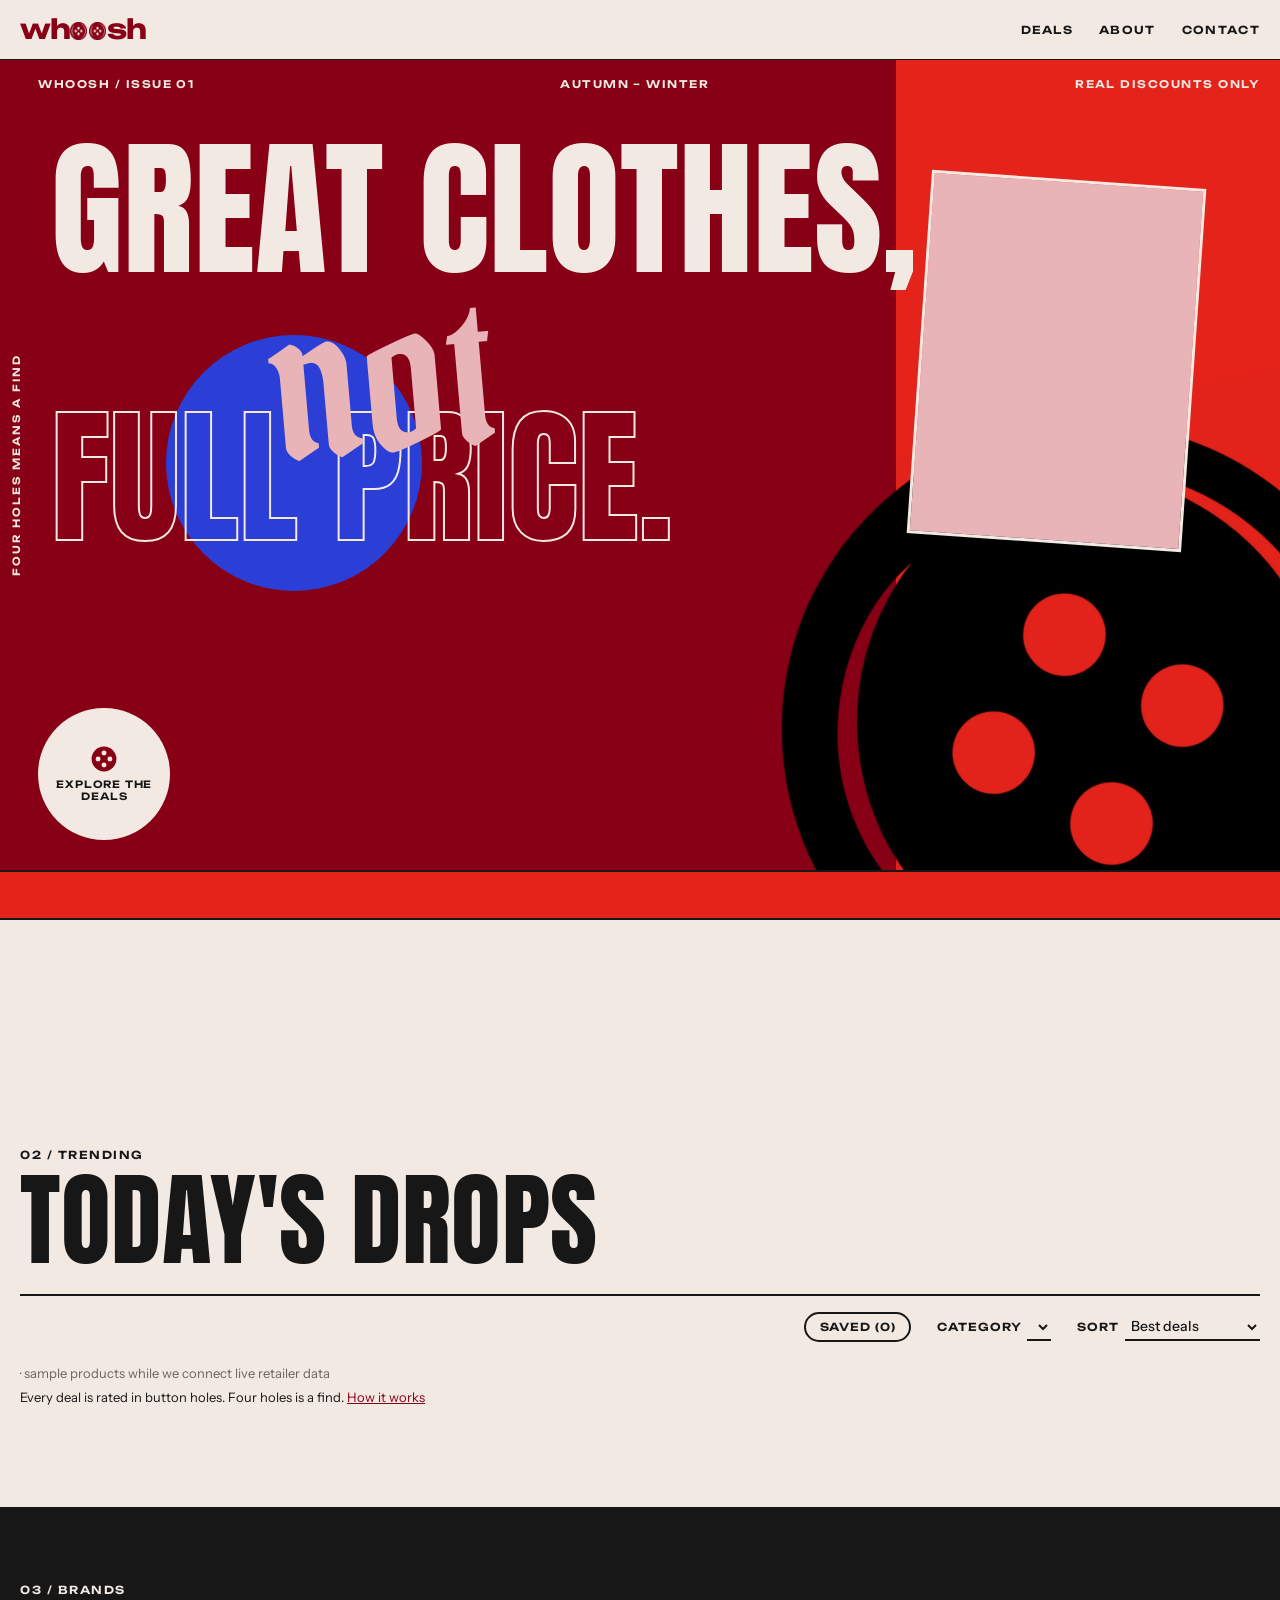
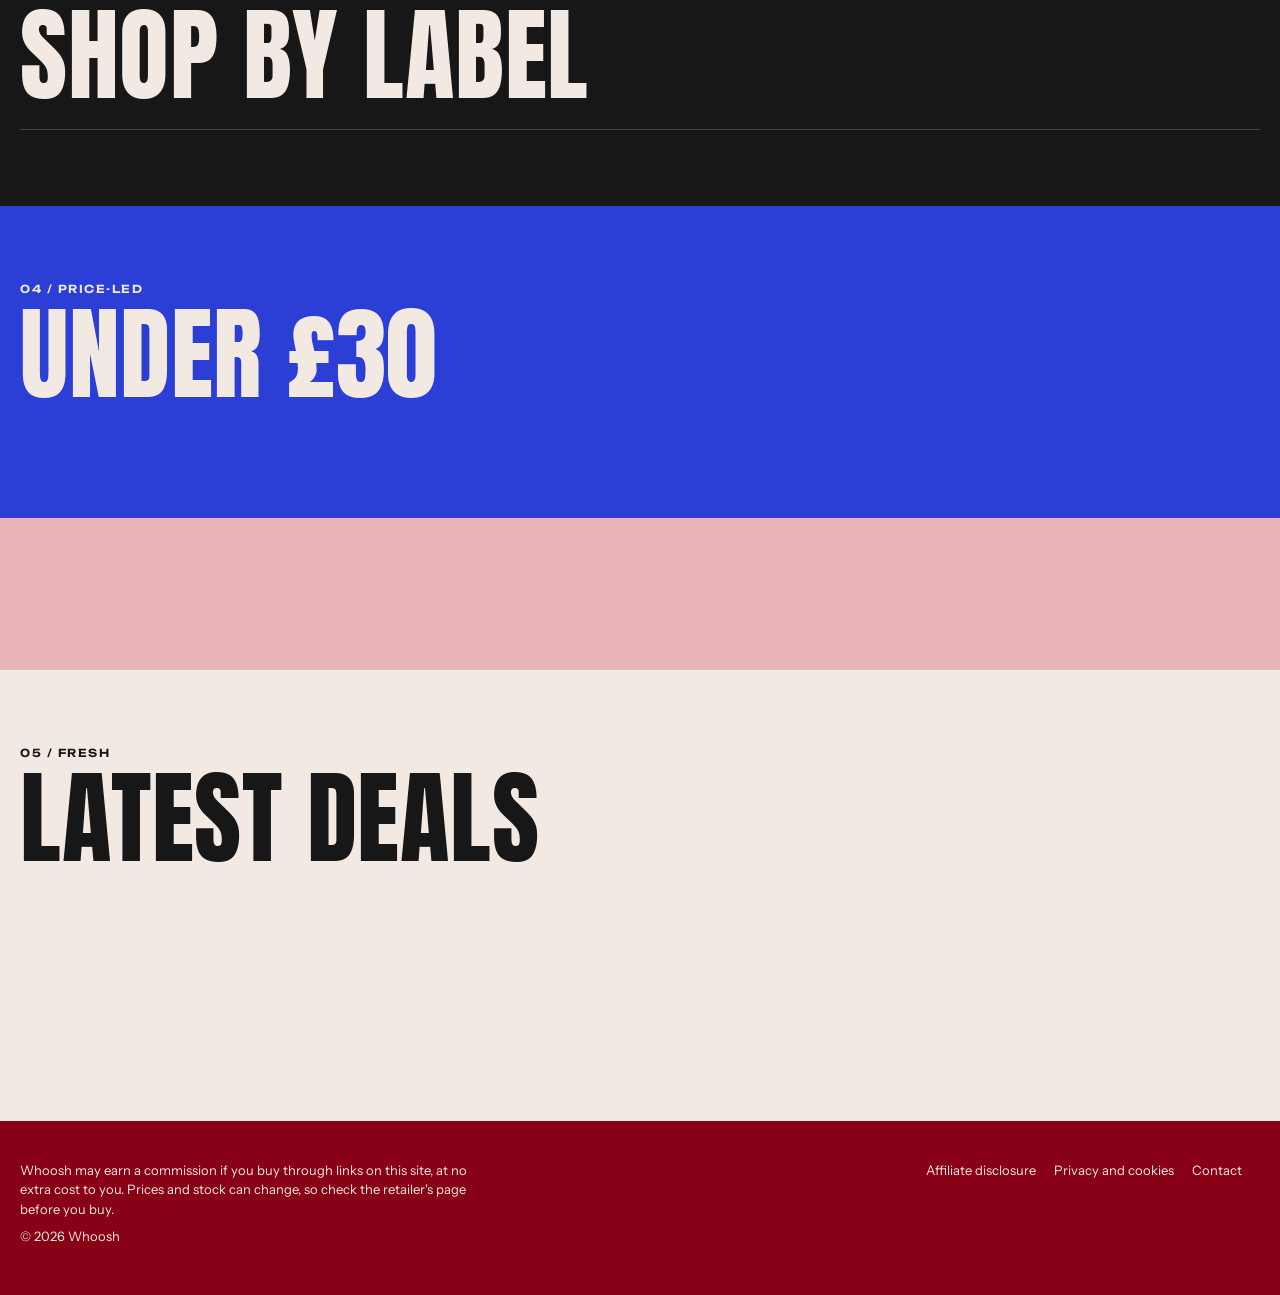
<file: index.html>
<!DOCTYPE html><html lang="en-GB"><head><meta charset="utf-8"><meta name="viewport" content="width=device-width, initial-scale=1, viewport-fit=cover"><title>Whoosh | Great clothes, not full price</title><meta name="description" content="Real discounts on UK clothing, checked against the price before the drop and ranked best first."><meta name="theme-color" content="#880015"><link rel="icon" href="favicon.png"><link rel="apple-touch-icon" href="apple-touch-icon.png"><link rel="manifest" href="site.webmanifest"><link href="https://fonts.googleapis.com/css2?family=Anton&family=Instrument+Sans:wght@400;500;600;700&family=Pirata+One&family=Unbounded:wght@600;700&display=swap" rel="stylesheet"><link rel="stylesheet" href="style.css"></head><body>
<header class="top"><div class="w"><a class="logo" href="index.html" aria-label="Whoosh home">wh<img src="logo-button.png" alt="">&#8203;<img src="logo-button.png" alt="">sh</a><nav><a href="index.html">Deals</a><a href="about.html">About</a><a href="contact.html">Contact</a></nav></div></header>
<section class="hero2" aria-label="Whoosh"><div class="blk"></div><div class="dot"></div><img class="bigbtn" src="logo-button.png" alt=""><div class="topl"><span>Whoosh / Issue 01</span><span>Autumn &ndash; Winter</span><span>Real discounts only</span></div><p class="vt">Four holes means a find</p><div class="frame" id="frame"></div><h1 class="mega"><span class="l1">Great clothes,</span><span class="l2">not</span><span class="l3">full price.</span></h1><a class="cta" href="#deals"><svg viewBox="0 0 22 22" aria-hidden="true"><circle cx="11" cy="11" r="10.5" fill="#880015"/><circle cx="11" cy="6" r="2.1" fill="#F2E9E3"/><circle cx="6" cy="11" r="2.1" fill="#F2E9E3"/><circle cx="16" cy="11" r="2.1" fill="#F2E9E3"/><circle cx="11" cy="16" r="2.1" fill="#F2E9E3"/></svg>Explore the deals</a></section>
<div class="mq" aria-hidden="true"><div class="mqi" id="mq"></div></div>
<section class="sec pick" id="pick"></section>
<section class="sec" id="deals"><div class="w"><p class="num">02 / Trending</p><h2 class="sh">Today's drops</h2><div class="tools"><div class="brands" id="brands" role="group" aria-label="Brand"></div><button class="chip" id="svb" aria-pressed="false">Saved (0)</button><label>Category<select id="cat"></select></label><label>Sort<select id="sort"><option value="score">Best deals</option><option value="discount">Biggest discount</option><option value="newest">Newest drops</option></select></label></div><p class="count"><span id="count"></span> &middot; sample products while we connect live retailer data</p><p class="key">Every deal is rated in button holes. Four holes is a find. <a href="about.html#scale">How it works</a></p><div class="grid" id="grid"></div></div></section>
<section class="sec brs"><div class="w"><p class="num">03 / Brands</p><h2 class="sh">Shop by label</h2><div class="bl" id="bl"></div></div></section>
<section class="sec u30" id="u30"><div class="w"><p class="num">04 / Price-led</p><h2 class="sh">Under &pound;30</h2><div class="row" id="u30l"></div></div></section>
<section class="sec coll" id="coll"><div class="w cg" id="collc"></div></section>
<section class="sec"><div class="w"><p class="num">05 / Fresh</p><h2 class="sh">Latest deals</h2><div class="grid" id="latest"></div></div></section>
<section class="sec" id="looks"></section>
<footer><div class="w"><div><p>Whoosh may earn a commission if you buy through links on this site, at no extra cost to you. Prices and stock can change, so check the retailer's page before you buy.</p><p>&copy; <span id="y"></span> Whoosh</p></div><div><a href="disclosure.html">Affiliate disclosure</a><a href="privacy.html">Privacy and cookies</a><a href="contact.html">Contact</a></div></div></footer>
<script>document.getElementById("y").textContent=new Date().getFullYear()</script><script src="data.js"></script><script src="app.js"></script></body></html>
</file>
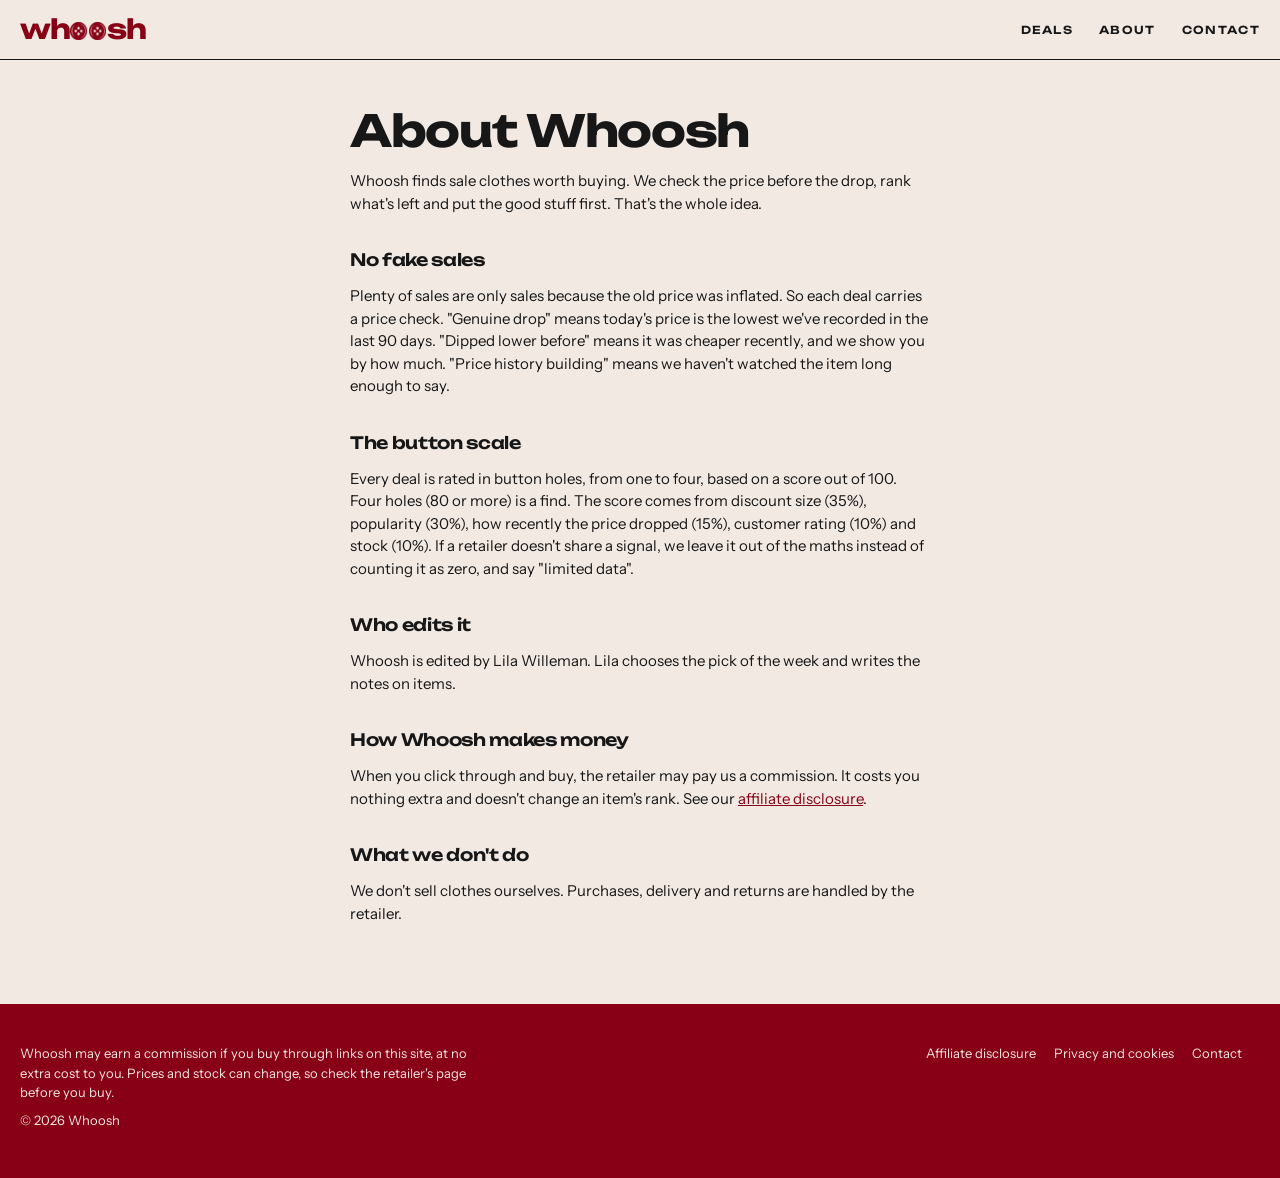
<file: about.html>
<!DOCTYPE html><html lang="en-GB"><head><meta charset="utf-8"><meta name="viewport" content="width=device-width, initial-scale=1, viewport-fit=cover"><title>About | Whoosh</title><meta name="description" content="What Whoosh is, how deals are checked and how they are rated."><meta name="theme-color" content="#880015"><link rel="icon" href="favicon.png"><link rel="apple-touch-icon" href="apple-touch-icon.png"><link rel="manifest" href="site.webmanifest"><link href="https://fonts.googleapis.com/css2?family=Instrument+Sans:wght@400;500;600;700&family=Unbounded:wght@500;600;700&display=swap" rel="stylesheet"><link rel="stylesheet" href="style.css"></head><body>
<header class="top"><div class="w"><a class="logo" href="index.html" aria-label="Whoosh home">wh<img src="logo-button.png" alt="">&#8203;<img src="logo-button.png" alt="">sh</a><nav><a href="index.html">Deals</a><a href="about.html">About</a><a href="contact.html">Contact</a></nav></div></header>
<main><div class="w txt"><h1>About Whoosh</h1><p>Whoosh finds sale clothes worth buying. We check the price before the drop, rank what's left and put the good stuff first. That's the whole idea.</p><h2 id="prices">No fake sales</h2><p>Plenty of sales are only sales because the old price was inflated. So each deal carries a price check. "Genuine drop" means today's price is the lowest we've recorded in the last 90 days. "Dipped lower before" means it was cheaper recently, and we show you by how much. "Price history building" means we haven't watched the item long enough to say.</p><h2 id="scale">The button scale</h2><p>Every deal is rated in button holes, from one to four, based on a score out of 100. Four holes (80 or more) is a find. The score comes from discount size (35%), popularity (30%), how recently the price dropped (15%), customer rating (10%) and stock (10%). If a retailer doesn't share a signal, we leave it out of the maths instead of counting it as zero, and say "limited data".</p><h2>Who edits it</h2><p>Whoosh is edited by Lila Willeman. Lila chooses the pick of the week and writes the notes on items.</p><h2>How Whoosh makes money</h2><p>When you click through and buy, the retailer may pay us a commission. It costs you nothing extra and doesn't change an item's rank. See our <a href="disclosure.html">affiliate disclosure</a>.</p><h2>What we don't do</h2><p>We don't sell clothes ourselves. Purchases, delivery and returns are handled by the retailer.</p></div></main><footer><div class="w"><div><p>Whoosh may earn a commission if you buy through links on this site, at no extra cost to you. Prices and stock can change, so check the retailer's page before you buy.</p><p>&copy; <span id="y"></span> Whoosh</p></div><div><a href="disclosure.html">Affiliate disclosure</a><a href="privacy.html">Privacy and cookies</a><a href="contact.html">Contact</a></div></div></footer><script>document.getElementById("y").textContent=new Date().getFullYear()</script></body></html>
</file>
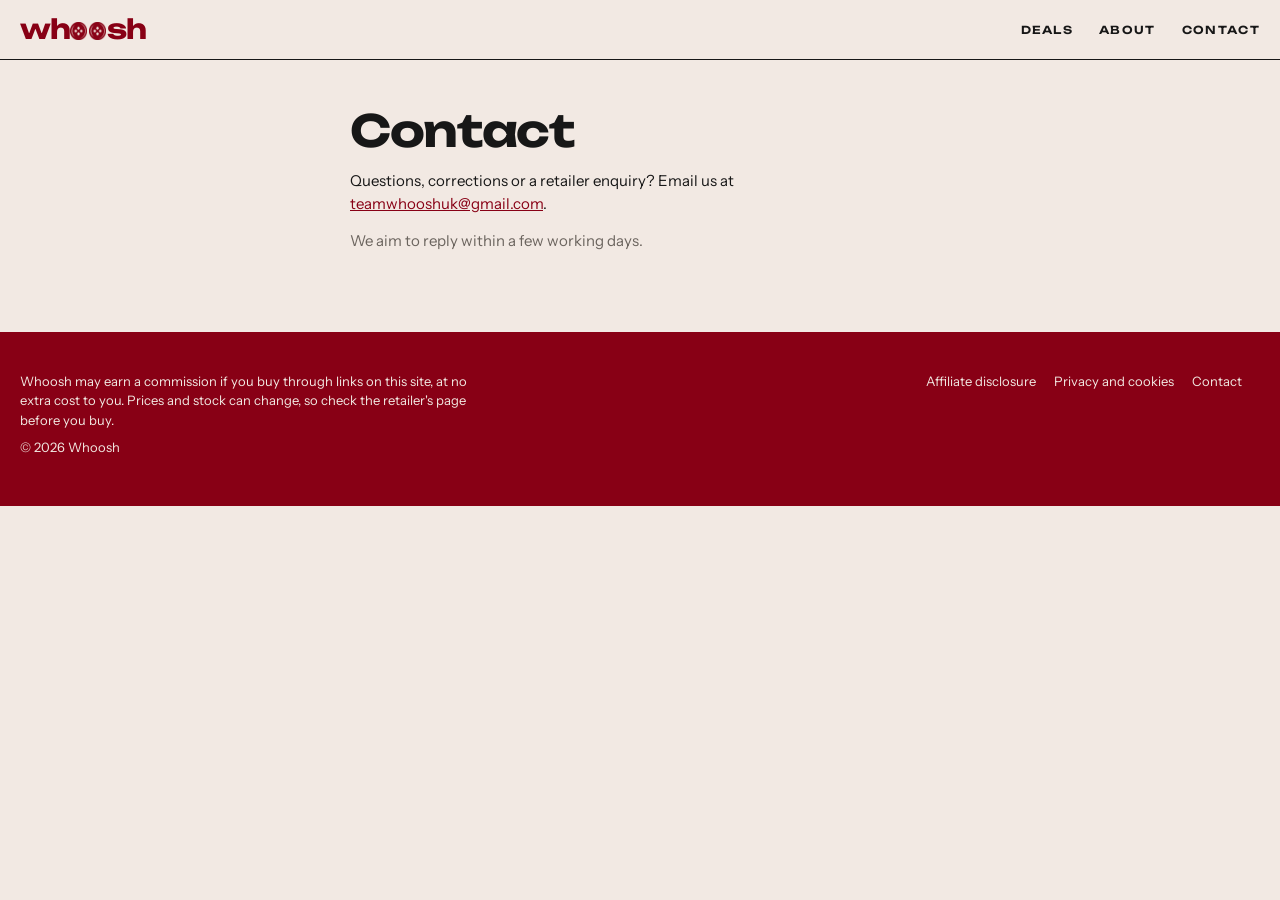
<file: contact.html>
<!DOCTYPE html><html lang="en-GB"><head><meta charset="utf-8"><meta name="viewport" content="width=device-width, initial-scale=1, viewport-fit=cover"><title>Contact | Whoosh</title><meta name="description" content="Get in touch with Whoosh."><meta name="theme-color" content="#880015"><link rel="icon" href="favicon.png"><link rel="apple-touch-icon" href="apple-touch-icon.png"><link rel="manifest" href="site.webmanifest"><link href="https://fonts.googleapis.com/css2?family=Instrument+Sans:wght@400;500;600;700&family=Unbounded:wght@500;600;700&display=swap" rel="stylesheet"><link rel="stylesheet" href="style.css"></head><body>
<header class="top"><div class="w"><a class="logo" href="index.html" aria-label="Whoosh home">wh<img src="logo-button.png" alt="">&#8203;<img src="logo-button.png" alt="">sh</a><nav><a href="index.html">Deals</a><a href="about.html">About</a><a href="contact.html">Contact</a></nav></div></header>
<main><div class="w txt"><h1>Contact</h1><p>Questions, corrections or a retailer enquiry? Email us at <a href="mailto:teamwhooshuk@gmail.com">teamwhooshuk@gmail.com</a>.</p><p class="mute">We aim to reply within a few working days.</p></div></main><footer><div class="w"><div><p>Whoosh may earn a commission if you buy through links on this site, at no extra cost to you. Prices and stock can change, so check the retailer's page before you buy.</p><p>&copy; <span id="y"></span> Whoosh</p></div><div><a href="disclosure.html">Affiliate disclosure</a><a href="privacy.html">Privacy and cookies</a><a href="contact.html">Contact</a></div></div></footer><script>document.getElementById("y").textContent=new Date().getFullYear()</script></body></html>
</file>
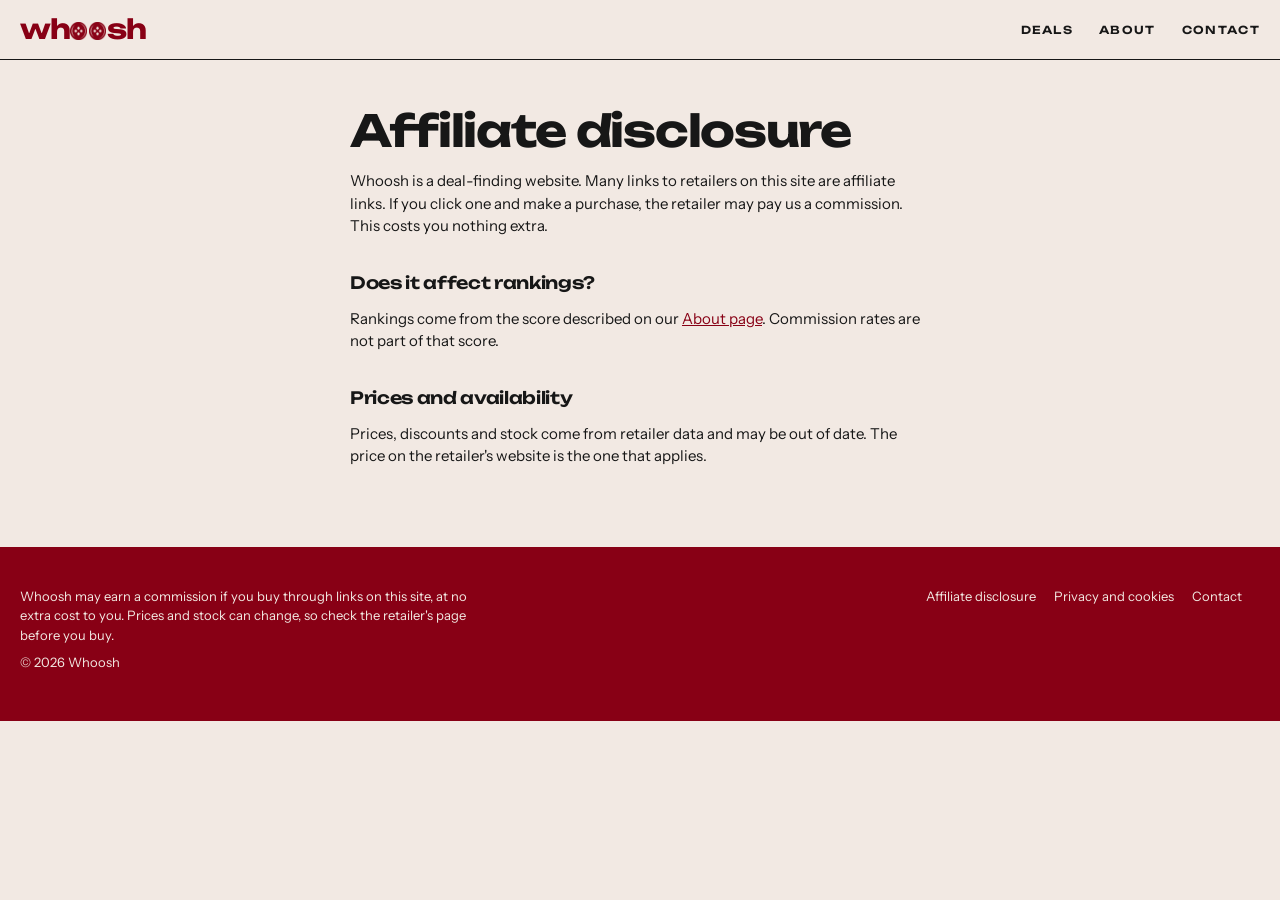
<file: disclosure.html>
<!DOCTYPE html><html lang="en-GB"><head><meta charset="utf-8"><meta name="viewport" content="width=device-width, initial-scale=1, viewport-fit=cover"><title>Affiliate disclosure | Whoosh</title><meta name="description" content="How Whoosh earns commission from retailer links."><meta name="theme-color" content="#880015"><link rel="icon" href="favicon.png"><link rel="apple-touch-icon" href="apple-touch-icon.png"><link rel="manifest" href="site.webmanifest"><link href="https://fonts.googleapis.com/css2?family=Instrument+Sans:wght@400;500;600;700&family=Unbounded:wght@500;600;700&display=swap" rel="stylesheet"><link rel="stylesheet" href="style.css"></head><body>
<header class="top"><div class="w"><a class="logo" href="index.html" aria-label="Whoosh home">wh<img src="logo-button.png" alt="">&#8203;<img src="logo-button.png" alt="">sh</a><nav><a href="index.html">Deals</a><a href="about.html">About</a><a href="contact.html">Contact</a></nav></div></header>
<main><div class="w txt"><h1>Affiliate disclosure</h1><p>Whoosh is a deal-finding website. Many links to retailers on this site are affiliate links. If you click one and make a purchase, the retailer may pay us a commission. This costs you nothing extra.</p><h2>Does it affect rankings?</h2><p>Rankings come from the score described on our <a href="about.html">About page</a>. Commission rates are not part of that score.</p><h2>Prices and availability</h2><p>Prices, discounts and stock come from retailer data and may be out of date. The price on the retailer's website is the one that applies.</p></div></main><footer><div class="w"><div><p>Whoosh may earn a commission if you buy through links on this site, at no extra cost to you. Prices and stock can change, so check the retailer's page before you buy.</p><p>&copy; <span id="y"></span> Whoosh</p></div><div><a href="disclosure.html">Affiliate disclosure</a><a href="privacy.html">Privacy and cookies</a><a href="contact.html">Contact</a></div></div></footer><script>document.getElementById("y").textContent=new Date().getFullYear()</script></body></html>
</file>
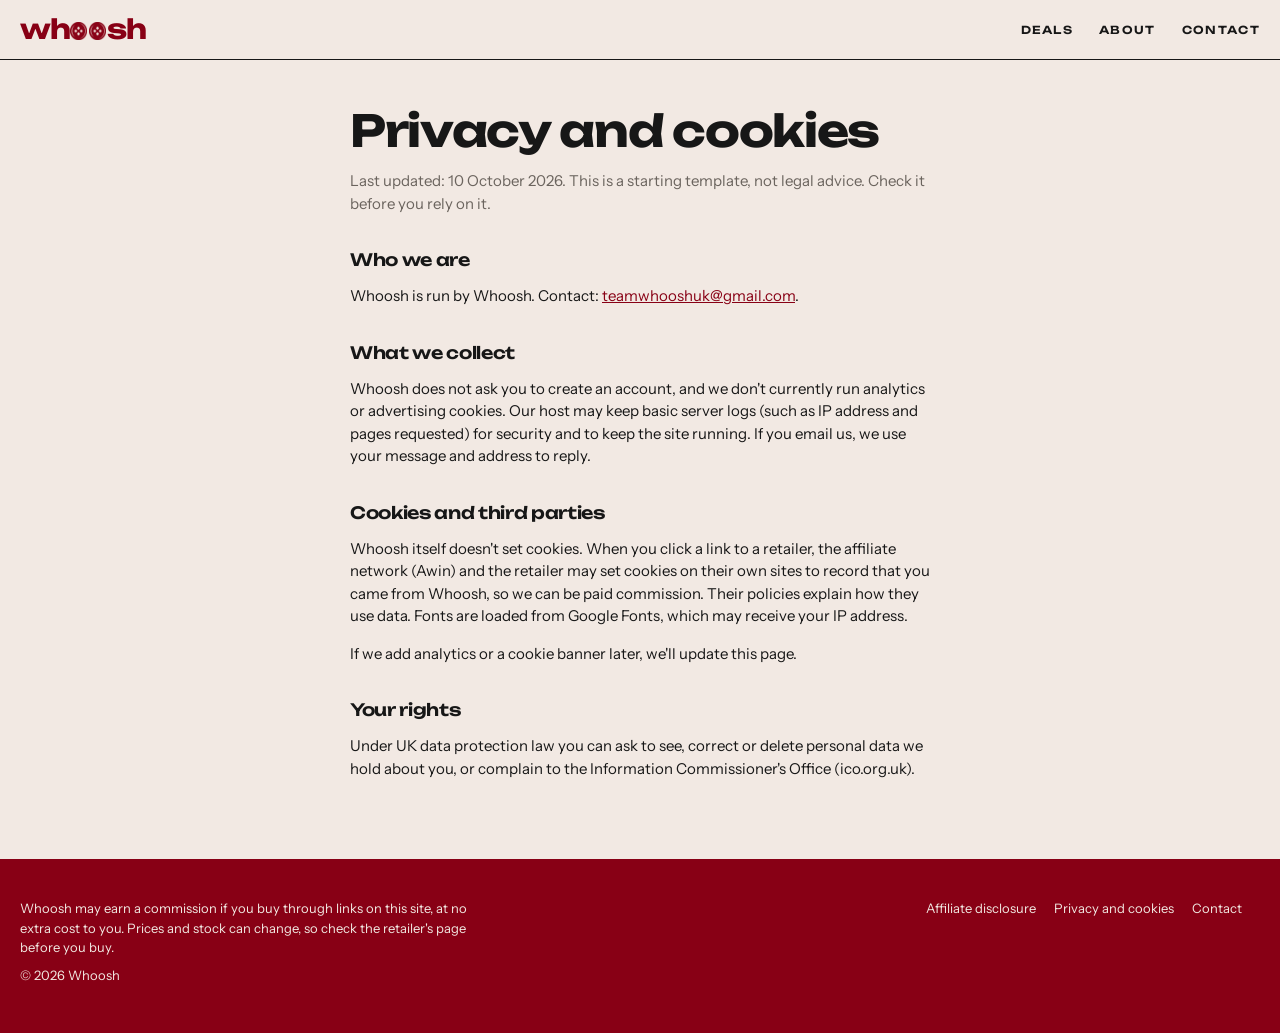
<file: privacy.html>
<!DOCTYPE html><html lang="en-GB"><head><meta charset="utf-8"><meta name="viewport" content="width=device-width, initial-scale=1, viewport-fit=cover"><title>Privacy and cookies | Whoosh</title><meta name="description" content="How Whoosh handles personal data and cookies."><meta name="theme-color" content="#880015"><link rel="icon" href="favicon.png"><link rel="apple-touch-icon" href="apple-touch-icon.png"><link rel="manifest" href="site.webmanifest"><link href="https://fonts.googleapis.com/css2?family=Instrument+Sans:wght@400;500;600;700&family=Unbounded:wght@500;600;700&display=swap" rel="stylesheet"><link rel="stylesheet" href="style.css"></head><body>
<header class="top"><div class="w"><a class="logo" href="index.html" aria-label="Whoosh home">wh<img src="logo-button.png" alt="">&#8203;<img src="logo-button.png" alt="">sh</a><nav><a href="index.html">Deals</a><a href="about.html">About</a><a href="contact.html">Contact</a></nav></div></header>
<main><div class="w txt"><h1>Privacy and cookies</h1><p class="mute">Last updated: 10 October 2026. This is a starting template, not legal advice. Check it before you rely on it.</p><h2>Who we are</h2><p>Whoosh is run by Whoosh. Contact: <a href="mailto:teamwhooshuk@gmail.com">teamwhooshuk@gmail.com</a>.</p><h2>What we collect</h2><p>Whoosh does not ask you to create an account, and we don't currently run analytics or advertising cookies. Our host may keep basic server logs (such as IP address and pages requested) for security and to keep the site running. If you email us, we use your message and address to reply.</p><h2>Cookies and third parties</h2><p>Whoosh itself doesn't set cookies. When you click a link to a retailer, the affiliate network (Awin) and the retailer may set cookies on their own sites to record that you came from Whoosh, so we can be paid commission. Their policies explain how they use data. Fonts are loaded from Google Fonts, which may receive your IP address.</p><p>If we add analytics or a cookie banner later, we'll update this page.</p><h2>Your rights</h2><p>Under UK data protection law you can ask to see, correct or delete personal data we hold about you, or complain to the Information Commissioner's Office (ico.org.uk).</p></div></main><footer><div class="w"><div><p>Whoosh may earn a commission if you buy through links on this site, at no extra cost to you. Prices and stock can change, so check the retailer's page before you buy.</p><p>&copy; <span id="y"></span> Whoosh</p></div><div><a href="disclosure.html">Affiliate disclosure</a><a href="privacy.html">Privacy and cookies</a><a href="contact.html">Contact</a></div></div></footer><script>document.getElementById("y").textContent=new Date().getFullYear()</script></body></html>
</file>
<file: style.css>
:root{--wine:#880015;--cream:#F2E9E3;--ink:#171717;--red:#E4231B;--pink:#E8B4B8;--orange:#E58A3C;--cobalt:#2B3FD6;--bg:#F2E9E3;--grey:#6b645e;--line:#d8cbc1;--tile:#E4D8CC;--head:"Unbounded","Arial Black",sans-serif;--disp:"Anton",Impact,"Arial Narrow",sans-serif;--goth:"Pirata One","Old English Text MT",Georgia,serif;--body:"Instrument Sans",system-ui,sans-serif;color-scheme:light}
*{box-sizing:border-box}
body{margin:0;background:var(--bg);color:var(--ink);font:400 15px/1.5 var(--body);-webkit-font-smoothing:antialiased}
.w{max-width:1280px;margin:0 auto;padding:0 20px}
a{color:inherit}a:focus-visible,button:focus-visible,select:focus-visible{outline:3px solid var(--orange);outline-offset:3px}
.top{padding:calc(env(safe-area-inset-top,0px) + 16px) 0 16px;border-bottom:1px solid var(--ink);background:var(--cream);position:relative;z-index:10}
.top .w{display:flex;align-items:center;justify-content:space-between}
.logo{font:700 27px/1 var(--head);letter-spacing:-.05em;color:var(--wine);text-decoration:none;white-space:nowrap}
.logo img{display:inline-block;height:.64em;width:.64em;vertical-align:-.02em;margin:0 .03em;transition:transform .6s}.logo:hover img{transform:rotate(180deg)}
nav a{font:600 11px var(--head);letter-spacing:.12em;text-transform:uppercase;text-decoration:none;margin-left:26px;padding-bottom:3px;background:linear-gradient(var(--wine),var(--wine)) 0 100%/0 2px no-repeat;transition:background-size .25s}
nav a:hover{background-size:100% 2px}
.eyebrow{font:600 11px var(--head);letter-spacing:.14em;text-transform:uppercase;margin:0 0 14px}
h1{font:700 clamp(28px,4.4vw,44px)/1.05 var(--head);letter-spacing:-.03em;margin:0 0 16px}
.lede{font-size:17px;color:var(--grey);max-width:44ch;margin:0}.mute{color:var(--grey)}
.txt{max-width:62ch;padding:48px 20px 64px}.txt h2{font:600 17px var(--head);letter-spacing:-.02em;margin:34px 0 6px}.txt a{color:var(--wine)}
/* hero */
.hero2{position:relative;background:var(--wine);color:var(--cream);overflow:hidden;min-height:clamp(580px,90svh,900px)}
.hero2>*{position:absolute}
.blk{right:0;top:0;bottom:0;width:30%;background:var(--red)}
.dot{left:13vw;top:34%;width:20vw;aspect-ratio:1;border-radius:50%;background:var(--cobalt)}
.bigbtn{right:-9vw;bottom:-13vw;width:48vw;filter:brightness(0);transform:rotate(-14deg);animation:spin 40s linear infinite}
@keyframes spin{to{transform:rotate(346deg)}}
.topl{top:18px;left:clamp(20px,3vw,48px);right:20px;display:flex;justify-content:space-between;font:600 10.5px var(--head);letter-spacing:.14em;text-transform:uppercase;z-index:4}
.vt{left:10px;top:50%;writing-mode:vertical-rl;transform:rotate(180deg) translateY(50%);font:600 10px var(--head);letter-spacing:.2em;text-transform:uppercase;margin:0;z-index:4}
.mega{position:relative;margin:0;padding:84px 20px 0 clamp(28px,4vw,64px);z-index:3;font:400 1em/1 var(--disp);text-transform:uppercase;letter-spacing:0}
.mega span{display:block}
.l1,.l3{font:400 clamp(46px,11.6vw,186px)/.88 var(--disp)}
.l3{color:transparent;-webkit-text-stroke:2px var(--cream);transition:color .3s}.mega:hover .l3{color:var(--cream)}
.l2{font:400 clamp(80px,16vw,260px)/.6 var(--goth);text-transform:lowercase;color:var(--pink);margin:.05em 0 .02em 17vw;transform:rotate(-5deg)}
.frame{right:7vw;top:15%;width:clamp(150px,21vw,320px);aspect-ratio:3/4;transform:rotate(4deg);z-index:2;outline:3px solid var(--cream);background:var(--pink)}
.frame .fi{position:absolute;inset:0;display:flex}.frame img{width:100%;height:100%;object-fit:cover;display:block}
.stk{position:absolute;left:-26px;bottom:22px;width:clamp(86px,9vw,128px);aspect-ratio:1;border-radius:50%;background:var(--orange);color:var(--ink);display:grid;place-content:center;text-align:center;transform:rotate(-10deg);font:600 8px/1.3 var(--head);letter-spacing:.06em;text-transform:uppercase;padding:6px}
.stk b{font:400 clamp(26px,3.2vw,44px)/1 var(--disp)}
.cta{left:clamp(20px,3vw,48px);bottom:30px;width:132px;aspect-ratio:1;border-radius:50%;background:var(--cream);color:var(--ink);text-decoration:none;display:grid;place-content:center;justify-items:center;gap:6px;text-align:center;font:600 10px/1.25 var(--head);letter-spacing:.08em;text-transform:uppercase;z-index:5;transition:transform .35s,background .2s}
.cta:hover{transform:rotate(-12deg) scale(1.06);background:var(--pink)}.cta svg{width:26px}
.mq{background:var(--red);color:var(--cream);border-block:2px solid var(--ink);overflow:hidden;white-space:nowrap;font:400 22px/1 var(--disp);text-transform:uppercase;padding:12px 0}
.mqi{display:inline-block;animation:mq 38s linear infinite}.mqi i{font-style:normal;margin:0 22px;color:var(--pink)}
@keyframes mq{to{transform:translateX(-50%)}}
/* sections */
.sec{padding:76px 0}
.sh{font:400 clamp(44px,8vw,112px)/.9 var(--disp);text-transform:uppercase;margin:0 0 28px;letter-spacing:.005em}
.num{font:600 11px var(--head);letter-spacing:.14em;text-transform:uppercase;margin:0 0 12px}
.pick{background:var(--cream)}
.pick-a{display:grid;grid-template-columns:minmax(0,380px) 1fr;gap:48px;align-items:center;text-decoration:none}
.pick-a .img{transform:rotate(-2.5deg);transition:transform .4s}.pick-a:hover .img{transform:rotate(0)}
.pick-t h2{font:400 clamp(40px,6vw,84px)/.92 var(--disp);text-transform:uppercase;margin:0 0 18px}
.pnote{font:400 clamp(26px,3.4vw,44px)/1.05 var(--goth);max-width:22ch;margin:0 0 10px;color:var(--wine)}
.by{font:600 10.5px var(--head);letter-spacing:.12em;text-transform:uppercase;margin:0 0 16px}
.tools{display:flex;flex-wrap:wrap;gap:14px 26px;align-items:center;padding:6px 0 10px;border-top:2px solid var(--ink);padding-top:16px}
.brands{display:flex;flex-wrap:wrap;gap:6px 22px;flex:1}
.brands button{background:none;border:0;border-bottom:3px solid transparent;padding:4px 0;font:600 12px var(--head);letter-spacing:.06em;text-transform:uppercase;color:var(--grey);cursor:pointer}
.brands button[aria-pressed=true]{color:var(--ink);border-color:var(--wine)}.brands button:hover{color:var(--ink)}
.tools label{font:600 11px var(--head);letter-spacing:.08em;text-transform:uppercase}
.tools select{font:500 14px var(--body);color:var(--ink);background:none;border:0;border-bottom:2px solid var(--ink);padding:3px 2px;margin-left:6px;border-radius:0;text-transform:none;letter-spacing:0}
.chip{border:2px solid var(--ink);background:none;color:var(--ink);padding:6px 14px;font:600 11px var(--head);letter-spacing:.08em;text-transform:uppercase;cursor:pointer;border-radius:99px}.chip[aria-pressed=true]{background:var(--ink);color:var(--cream)}
.count{font-size:13px;color:var(--grey);margin:12px 0 4px}.key{font-size:13px;margin:0 0 24px}.key a{color:var(--wine)}
.grid{display:grid;grid-template-columns:repeat(auto-fill,minmax(220px,1fr));gap:40px 20px}
.card{position:relative}.card .cl{text-decoration:none;display:block}
.img{position:relative;aspect-ratio:4/5;overflow:hidden;background:var(--tile)}
.img img{width:100%;height:100%;object-fit:cover;display:block;transition:transform .5s}
.card .cl:hover .img img{transform:scale(1.06)}.card .cl:hover .nm{text-decoration:underline}
.off{position:absolute;top:0;left:0;background:var(--wine);color:var(--cream);font:700 13px/1 var(--head);padding:9px 10px}
.sv{position:absolute;top:10px;right:10px;z-index:2;width:36px;height:36px;border-radius:50%;border:0;background:var(--cream);cursor:pointer;display:grid;place-items:center;transition:transform .2s}
.sv svg{width:18px;fill:none;stroke:var(--ink);stroke-width:2}.sv:hover{transform:scale(1.12)}
.sv[aria-pressed=true]{background:var(--wine)}.sv[aria-pressed=true] svg{fill:var(--cream);stroke:var(--cream);animation:pop .3s}
@keyframes pop{50%{transform:scale(1.35)}}
.meta{padding-top:12px}
.br{font:600 10.5px var(--head);letter-spacing:.1em;text-transform:uppercase;color:var(--grey)}
.nm{display:block;font-weight:600;margin:3px 0 6px}
.pr{font-weight:700;font-size:18px}.pr s{font-weight:400;color:var(--grey);font-size:14px;margin:0 8px}.pr em{font-style:normal;font-size:13px;color:var(--wine);font-weight:700}
.pc{display:block;font-size:12.5px;color:var(--grey);margin-top:4px}.pc.ok{color:var(--wine);font-weight:700}
.tg{font-size:12.5px;color:var(--grey);margin-top:2px;min-height:1.5em}.nt{font-size:13px;font-style:italic;margin:6px 0 0}
.sc{display:flex;align-items:center;gap:8px;margin-top:10px;font-size:12px;color:var(--grey)}.sc b{color:var(--ink)}.holes{flex:none}
.big .pr{font:400 54px/1 var(--disp)}.big .pr s{font:400 18px var(--body)}
/* brands */
.brs{background:var(--ink);color:var(--cream)}
.bl{display:grid;border-top:1px solid #444}
.bb{display:flex;justify-content:space-between;align-items:baseline;gap:20px;background:none;border:0;border-bottom:1px solid #444;color:var(--cream);padding:6px 0;cursor:pointer;text-align:left;font:inherit;transition:background .25s,padding .25s}
.bn{font:400 clamp(48px,11vw,168px)/1 var(--disp);text-transform:uppercase;color:transparent;-webkit-text-stroke:2px var(--cream);transition:color .25s}
.bi{font:600 10.5px var(--head);letter-spacing:.1em;text-transform:uppercase;text-align:right;color:var(--pink)}
.bb:hover,.bb:focus-visible{background:var(--wine);padding-left:16px;padding-right:16px}.bb:hover .bn{color:var(--cream)}
/* under 30 */
.u30{background:var(--cobalt);color:var(--cream)}.u30 .pr s,.u30 .br,.u30 .pc,.u30 .tg{color:#cbd2fa}.u30 .pr em,.u30 .pc.ok{color:var(--cream)}
.row{display:flex;gap:20px;overflow-x:auto;padding-bottom:14px;scroll-snap-type:x mandatory}.row .card{flex:0 0 min(260px,70vw);scroll-snap-align:start}
/* collection */
.coll{background:var(--pink)}
.cg{display:grid;grid-template-columns:1fr 1fr;gap:32px;align-items:start}
.ct{font:400 clamp(70px,13vw,200px)/.8 var(--goth);color:var(--wine);margin:0 0 20px}
.cimg{aspect-ratio:4/5;background:var(--cream);transform:rotate(2deg)}.cimg img{width:100%;height:100%;object-fit:cover;display:block}
.cp{display:grid;grid-template-columns:repeat(auto-fill,minmax(150px,1fr));gap:20px 14px;margin-top:20px}
.lgrid{display:grid;grid-template-columns:repeat(auto-fill,minmax(200px,1fr));gap:20px 14px}.lgrid figure{margin:0}.lgrid img{width:100%;aspect-ratio:3/4;object-fit:cover;display:block;background:var(--tile)}.lgrid figcaption{font-size:13px;margin-top:8px}.lgrid a{color:var(--wine)}
footer{background:var(--wine);color:var(--cream);padding:40px 0 calc(env(safe-area-inset-bottom,0px) + 40px);font-size:13px}
footer .w{display:flex;flex-wrap:wrap;gap:16px 40px;justify-content:space-between}
footer p{margin:0 0 8px;max-width:52ch}footer a{margin-right:18px;text-decoration:none}footer a:hover{color:var(--pink)}
@media (max-width:760px){.sec{padding:52px 0}.hero2{min-height:640px}.dot{left:48vw;top:40%;width:34vw}.bigbtn{width:84vw;right:-26vw;bottom:-22vw}.blk{width:36%}.frame{right:5vw;top:auto;bottom:70px;width:38vw}.mega{padding-top:70px}.l2{margin-left:8vw}.vt{display:none}.topl span:nth-child(2){display:none}.cta{width:110px;bottom:24px;font-size:9px}.pick-a,.cg{grid-template-columns:1fr;gap:24px}.grid{grid-template-columns:repeat(2,1fr);gap:28px 12px}nav a{margin-left:14px}.logo{font-size:23px}.big .pr{font-size:42px}}
@media (prefers-reduced-motion:reduce){*{animation:none!important;transition:none!important}.mq{overflow-x:auto}}
</file>
